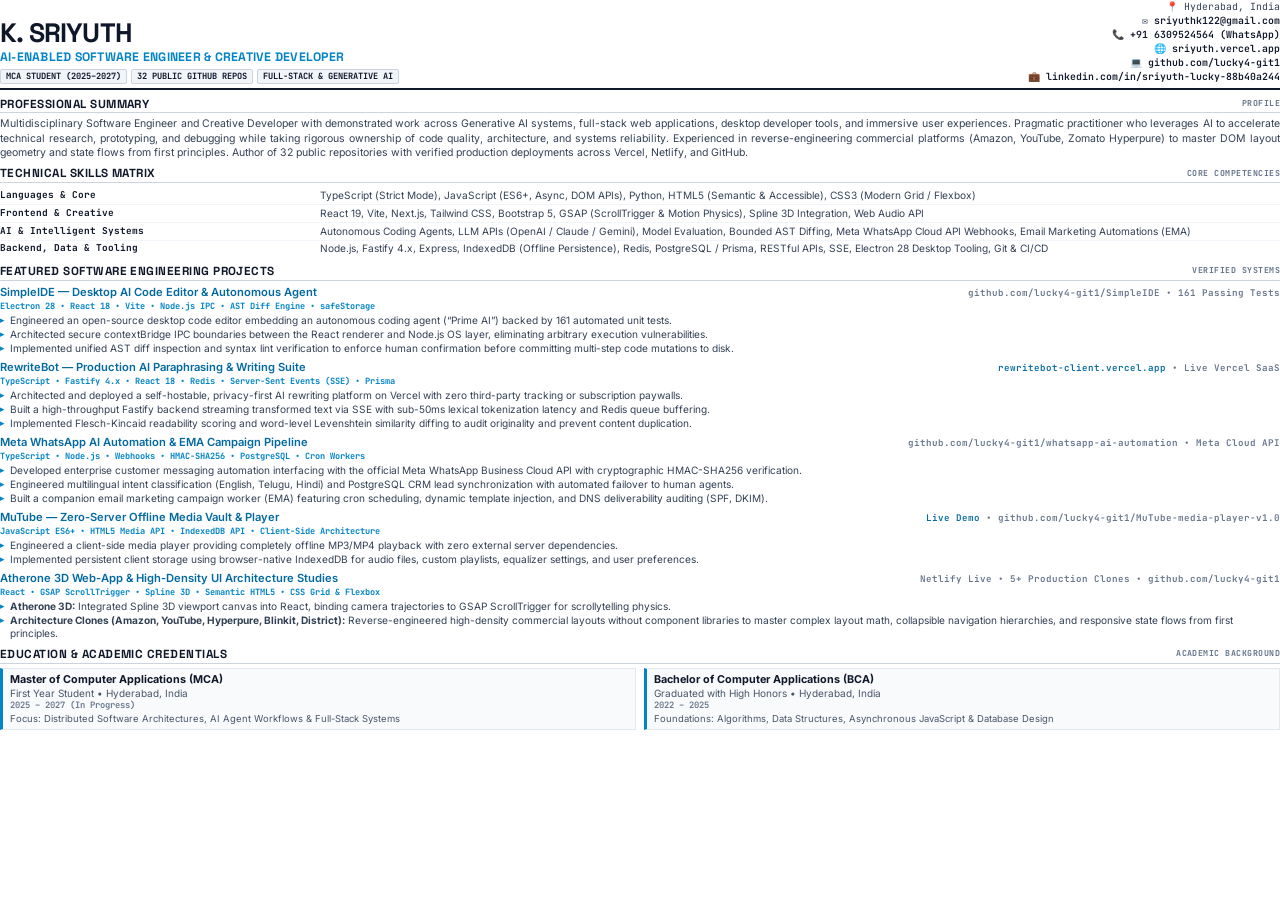
<file: resume_print.html>
<!DOCTYPE html>
<html lang="en">
<head>
    <meta charset="UTF-8">
    <title>K. Sriyuth - Resume</title>
    <style>
        @import url('https://fonts.googleapis.com/css2?family=Inter:wght@400;500;600;700;800&family=Space+Grotesk:wght@600;700;800&family=JetBrains+Mono:wght@500;600;700&display=swap');

        @page {
            size: A4 portrait;
            margin: 6mm 10mm 6mm 10mm;
        }

        *, *::before, *::after {
            box-sizing: border-box;
            margin: 0;
            padding: 0;
        }

        body {
            font-family: 'Inter', -apple-system, BlinkMacSystemFont, 'Segoe UI', Roboto, sans-serif;
            color: #0f172a;
            background: #ffffff;
            font-size: 8.2pt;
            line-height: 1.32;
            -webkit-print-color-adjust: exact;
            print-color-adjust: exact;
        }

        a {
            color: #0369a1;
            text-decoration: none;
            font-weight: 600;
        }

        /* ─── Header ─── */
        .header {
            border-bottom: 2px solid #0f172a;
            padding-bottom: 4px;
            margin-bottom: 5.5px;
            display: flex;
            justify-content: space-between;
            align-items: flex-end;
        }

        .name-title h1 {
            font-family: 'Space Grotesk', sans-serif;
            font-size: 20pt;
            font-weight: 800;
            letter-spacing: -0.03em;
            color: #0f172a;
            line-height: 1;
            margin-bottom: 2.5px;
        }

        .name-title .subtitle {
            font-family: 'Space Grotesk', sans-serif;
            font-size: 9.2pt;
            font-weight: 700;
            color: #0284c7;
            text-transform: uppercase;
            letter-spacing: 0.02em;
        }

        .contact-info {
            text-align: right;
            font-size: 7.4pt;
            line-height: 1.42;
            color: #334155;
            font-family: 'JetBrains Mono', monospace;
        }

        .contact-info a {
            color: #0f172a;
            font-weight: 600;
        }

        .badge-row {
            display: flex;
            gap: 4px;
            margin-top: 3.5px;
        }

        .pill {
            font-family: 'JetBrains Mono', monospace;
            font-size: 6.5pt;
            font-weight: 700;
            background: #f1f5f9;
            color: #0f172a;
            padding: 1px 5px;
            border: 1px solid #cbd5e1;
            border-radius: 2px;
            text-transform: uppercase;
        }

        /* ─── Sections ─── */
        .section {
            margin-bottom: 5.5px;
        }

        .section-title {
            font-family: 'Space Grotesk', sans-serif;
            font-size: 8.8pt;
            font-weight: 800;
            text-transform: uppercase;
            letter-spacing: 0.04em;
            color: #0f172a;
            border-bottom: 1.5px solid #cbd5e1;
            padding-bottom: 1.5px;
            margin-bottom: 4px;
            display: flex;
            align-items: center;
            justify-content: space-between;
        }

        .section-title span.tag {
            font-family: 'JetBrains Mono', monospace;
            font-size: 6.2pt;
            font-weight: 700;
            color: #64748b;
        }

        /* ─── Summary ─── */
        .summary-text {
            color: #334155;
            font-size: 7.9pt;
            line-height: 1.34;
            text-align: justify;
        }

        /* ─── Skills Table ─── */
        .skills-table {
            width: 100%;
            border-collapse: collapse;
            font-size: 7.6pt;
        }

        .skills-table tr {
            border-bottom: 1px solid #f1f5f9;
        }

        .skills-table tr:last-child {
            border-bottom: none;
        }

        .skills-table td {
            padding: 1.8px 0;
            vertical-align: top;
        }

        .skills-table td.category {
            font-weight: 700;
            color: #0f172a;
            width: 25%;
            font-family: 'JetBrains Mono', monospace;
            font-size: 7.1pt;
        }

        .skills-table td.items {
            color: #334155;
            width: 75%;
            line-height: 1.3;
        }

        /* ─── Project Items ─── */
        .item {
            margin-bottom: 4.8px;
        }

        .item:last-child {
            margin-bottom: 0;
        }

        .item-header {
            display: flex;
            justify-content: space-between;
            align-items: baseline;
            margin-bottom: 1px;
        }

        .item-title {
            font-size: 8.4pt;
            font-weight: 700;
            color: #0f172a;
        }

        .item-title a {
            color: #0369a1;
        }

        .item-meta {
            font-family: 'JetBrains Mono', monospace;
            font-size: 6.9pt;
            color: #64748b;
            font-weight: 600;
        }

        .item-tech {
            font-family: 'JetBrains Mono', monospace;
            font-size: 6.5pt;
            color: #0284c7;
            font-weight: 700;
            margin-bottom: 1.5px;
        }

        .item-desc {
            list-style: none;
            padding-left: 0;
        }

        .item-desc li {
            position: relative;
            padding-left: 10px;
            font-size: 7.6pt;
            color: #334155;
            line-height: 1.3;
            margin-bottom: 1px;
        }

        .item-desc li::before {
            content: "▸";
            position: absolute;
            left: 0;
            color: #0284c7;
            font-size: 7pt;
        }

        /* ─── Education Grid ─── */
        .two-col {
            display: grid;
            grid-template-columns: 1fr 1fr;
            gap: 8px;
        }

        .edu-card {
            background: #f8fafc;
            border: 1px solid #e2e8f0;
            padding: 4px 7px;
            border-left: 3px solid #0284c7;
        }

        .edu-degree {
            font-weight: 700;
            font-size: 8.1pt;
            color: #0f172a;
        }

        .edu-inst {
            font-size: 7.5pt;
            color: #475569;
        }

        .edu-time {
            font-family: 'JetBrains Mono', monospace;
            font-size: 6.6pt;
            color: #64748b;
            font-weight: 600;
        }
    </style>
</head>
<body>

    <!-- Header -->
    <div class="header">
        <div class="name-title">
            <h1>K. SRIYUTH</h1>
            <div class="subtitle">AI-Enabled Software Engineer & Creative Developer</div>
            <div class="badge-row">
                <span class="pill">MCA Student (2025–2027)</span>
                <span class="pill">32 Public GitHub Repos</span>
                <span class="pill">Full-Stack & Generative AI</span>
            </div>
        </div>
        <div class="contact-info">
            <div>📍 Hyderabad, India</div>
            <div>✉️ <a href="mailto:sriyuthk122@gmail.com">sriyuthk122@gmail.com</a></div>
            <div>📞 <a href="https://wa.me/916309524564">+91 6309524564 (WhatsApp)</a></div>
            <div>🌐 <a href="https://sriyuth.vercel.app">sriyuth.vercel.app</a></div>
            <div>💻 <a href="https://github.com/lucky4-git1">github.com/lucky4-git1</a></div>
            <div>💼 <a href="https://www.linkedin.com/in/sriyuth-lucky-88b40a244">linkedin.com/in/sriyuth-lucky-88b40a244</a></div>
        </div>
    </div>

    <!-- Summary -->
    <div class="section">
        <div class="section-title">
            <span>Professional Summary</span>
            <span class="tag">PROFILE</span>
        </div>
        <p class="summary-text">
            Multidisciplinary Software Engineer and Creative Developer with demonstrated work across Generative AI systems, full-stack web applications, desktop developer tools, and immersive user experiences. Pragmatic practitioner who leverages AI to accelerate technical research, prototyping, and debugging while taking rigorous ownership of code quality, architecture, and systems reliability. Experienced in reverse-engineering commercial platforms (Amazon, YouTube, Zomato Hyperpure) to master DOM layout geometry and state flows from first principles. Author of 32 public repositories with verified production deployments across Vercel, Netlify, and GitHub.
        </p>
    </div>

    <!-- Technical Skills Matrix -->
    <div class="section">
        <div class="section-title">
            <span>Technical Skills Matrix</span>
            <span class="tag">CORE COMPETENCIES</span>
        </div>
        <table class="skills-table">
            <tr>
                <td class="category">Languages & Core</td>
                <td class="items">TypeScript (Strict Mode), JavaScript (ES6+, Async, DOM APIs), Python, HTML5 (Semantic & Accessible), CSS3 (Modern Grid / Flexbox)</td>
            </tr>
            <tr>
                <td class="category">Frontend & Creative</td>
                <td class="items">React 19, Vite, Next.js, Tailwind CSS, Bootstrap 5, GSAP (ScrollTrigger & Motion Physics), Spline 3D Integration, Web Audio API</td>
            </tr>
            <tr>
                <td class="category">AI & Intelligent Systems</td>
                <td class="items">Autonomous Coding Agents, LLM APIs (OpenAI / Claude / Gemini), Model Evaluation, Bounded AST Diffing, Meta WhatsApp Cloud API Webhooks, Email Marketing Automations (EMA)</td>
            </tr>
            <tr>
                <td class="category">Backend, Data & Tooling</td>
                <td class="items">Node.js, Fastify 4.x, Express, IndexedDB (Offline Persistence), Redis, PostgreSQL / Prisma, RESTful APIs, SSE, Electron 28 Desktop Tooling, Git & CI/CD</td>
            </tr>
        </table>
    </div>

    <!-- Featured Projects -->
    <div class="section">
        <div class="section-title">
            <span>Featured Software Engineering Projects</span>
            <span class="tag">VERIFIED SYSTEMS</span>
        </div>

        <!-- Project 1: SimpleIDE -->
        <div class="item">
            <div class="item-header">
                <div>
                    <span class="item-title"><a href="https://github.com/lucky4-git1/SimpleIDE">SimpleIDE — Desktop AI Code Editor & Autonomous Agent</a></span>
                </div>
                <span class="item-meta">github.com/lucky4-git1/SimpleIDE • 161 Passing Tests</span>
            </div>
            <div class="item-tech">Electron 28 • React 18 • Vite • Node.js IPC • AST Diff Engine • safeStorage</div>
            <ul class="item-desc">
                <li>Engineered an open-source desktop code editor embedding an autonomous coding agent (&ldquo;Prime AI&rdquo;) backed by 161 automated unit tests.</li>
                <li>Architected secure contextBridge IPC boundaries between the React renderer and Node.js OS layer, eliminating arbitrary execution vulnerabilities.</li>
                <li>Implemented unified AST diff inspection and syntax lint verification to enforce human confirmation before committing multi-step code mutations to disk.</li>
            </ul>
        </div>

        <!-- Project 2: RewriteBot -->
        <div class="item">
            <div class="item-header">
                <div>
                    <span class="item-title"><a href="https://rewritebot-client.vercel.app">RewriteBot — Production AI Paraphrasing & Writing Suite</a></span>
                </div>
                <span class="item-meta"><a href="https://rewritebot-client.vercel.app">rewritebot-client.vercel.app</a> • Live Vercel SaaS</span>
            </div>
            <div class="item-tech">TypeScript • Fastify 4.x • React 18 • Redis • Server-Sent Events (SSE) • Prisma</div>
            <ul class="item-desc">
                <li>Architected and deployed a self-hostable, privacy-first AI rewriting platform on Vercel with zero third-party tracking or subscription paywalls.</li>
                <li>Built a high-throughput Fastify backend streaming transformed text via SSE with sub-50ms lexical tokenization latency and Redis queue buffering.</li>
                <li>Implemented Flesch-Kincaid readability scoring and word-level Levenshtein similarity diffing to audit originality and prevent content duplication.</li>
            </ul>
        </div>

        <!-- Project 3: WhatsApp AI & EMA Engine -->
        <div class="item">
            <div class="item-header">
                <div>
                    <span class="item-title"><a href="https://github.com/lucky4-git1/whatsapp-ai-automation">Meta WhatsApp AI Automation & EMA Campaign Pipeline</a></span>
                </div>
                <span class="item-meta">github.com/lucky4-git1/whatsapp-ai-automation • Meta Cloud API</span>
            </div>
            <div class="item-tech">TypeScript • Node.js • Webhooks • HMAC-SHA256 • PostgreSQL • Cron Workers</div>
            <ul class="item-desc">
                <li>Developed enterprise customer messaging automation interfacing with the official Meta WhatsApp Business Cloud API with cryptographic HMAC-SHA256 verification.</li>
                <li>Engineered multilingual intent classification (English, Telugu, Hindi) and PostgreSQL CRM lead synchronization with automated failover to human agents.</li>
                <li>Built a companion email marketing campaign worker (EMA) featuring cron scheduling, dynamic template injection, and DNS deliverability auditing (SPF, DKIM).</li>
            </ul>
        </div>

        <!-- Project 4: MuTube Media Player -->
        <div class="item">
            <div class="item-header">
                <div>
                    <span class="item-title"><a href="https://lucky4-git1.github.io/MuTube-media-player-v1.0/">MuTube — Zero-Server Offline Media Vault & Player</a></span>
                </div>
                <span class="item-meta"><a href="https://lucky4-git1.github.io/MuTube-media-player-v1.0/">Live Demo</a> • github.com/lucky4-git1/MuTube-media-player-v1.0</span>
            </div>
            <div class="item-tech">JavaScript ES6+ • HTML5 Media API • IndexedDB API • Client-Side Architecture</div>
            <ul class="item-desc">
                <li>Engineered a client-side media player providing completely offline MP3/MP4 playback with zero external server dependencies.</li>
                <li>Implemented persistent client storage using browser-native IndexedDB for audio files, custom playlists, equalizer settings, and user preferences.</li>
            </ul>
        </div>

        <!-- Project 5: Creative Web & Architecture Studies -->
        <div class="item">
            <div class="item-header">
                <div>
                    <span class="item-title"><a href="https://atherone-scrolly-app.netlify.app/">Atherone 3D Web-App & High-Density UI Architecture Studies</a></span>
                </div>
                <span class="item-meta">Netlify Live • 5+ Production Clones • github.com/lucky4-git1</span>
            </div>
            <div class="item-tech">React • GSAP ScrollTrigger • Spline 3D • Semantic HTML5 • CSS Grid & Flexbox</div>
            <ul class="item-desc">
                <li><strong>Atherone 3D:</strong> Integrated Spline 3D viewport canvas into React, binding camera trajectories to GSAP ScrollTrigger for scrollytelling physics.</li>
                <li><strong>Architecture Clones (Amazon, YouTube, Hyperpure, Blinkit, District):</strong> Reverse-engineered high-density commercial layouts without component libraries to master complex layout math, collapsible navigation hierarchies, and responsive state flows from first principles.</li>
            </ul>
        </div>
    </div>

    <!-- Education -->
    <div class="section">
        <div class="section-title">
            <span>Education & Academic Credentials</span>
            <span class="tag">ACADEMIC BACKGROUND</span>
        </div>
        <div class="two-col">
            <div class="edu-card">
                <div class="edu-degree">Master of Computer Applications (MCA)</div>
                <div class="edu-inst">First Year Student • Hyderabad, India</div>
                <div class="edu-time">2025 – 2027 (In Progress)</div>
                <div style="font-size: 7.1pt; color: #475569; margin-top: 1px;">Focus: Distributed Software Architectures, AI Agent Workflows & Full-Stack Systems</div>
            </div>
            <div class="edu-card">
                <div class="edu-degree">Bachelor of Computer Applications (BCA)</div>
                <div class="edu-inst">Graduated with High Honors • Hyderabad, India</div>
                <div class="edu-time">2022 – 2025</div>
                <div style="font-size: 7.1pt; color: #475569; margin-top: 1px;">Foundations: Algorithms, Data Structures, Asynchronous JavaScript & Database Design</div>
            </div>
        </div>
    </div>

</body>
</html>
</file>
